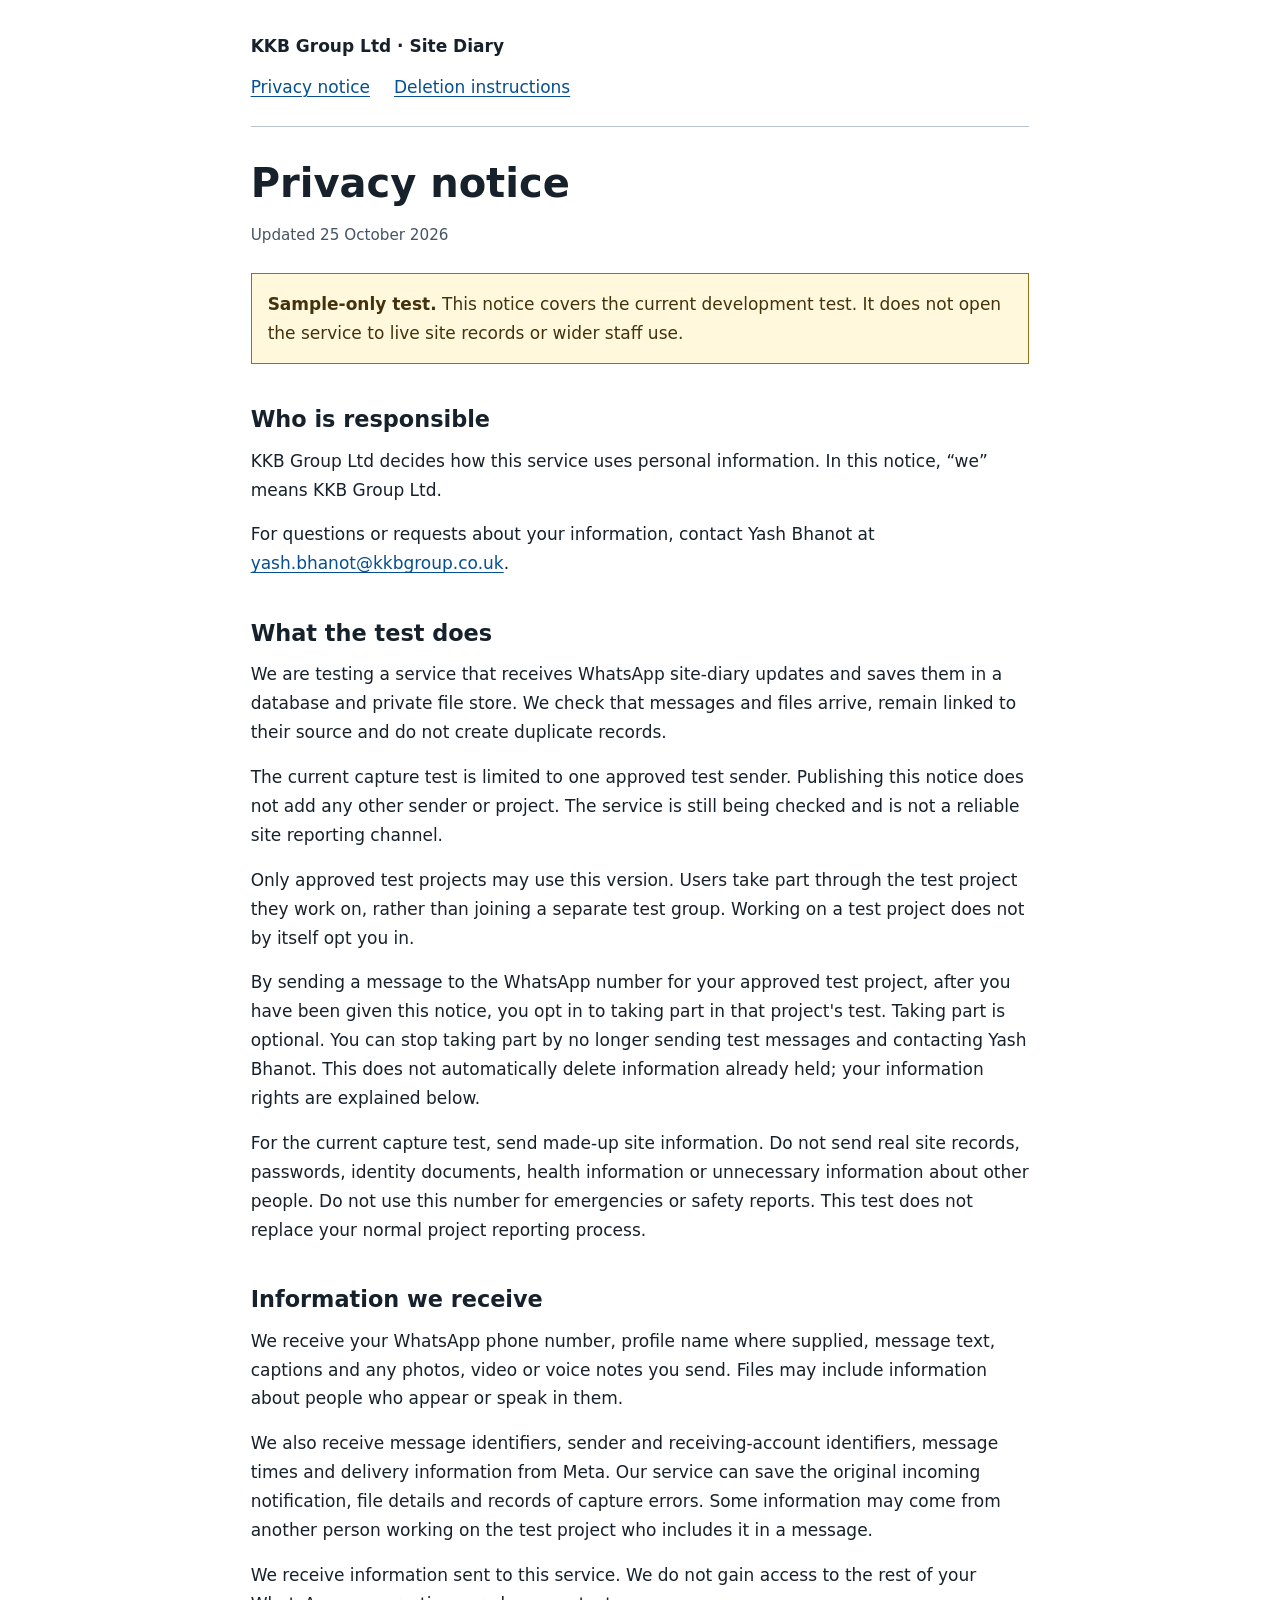
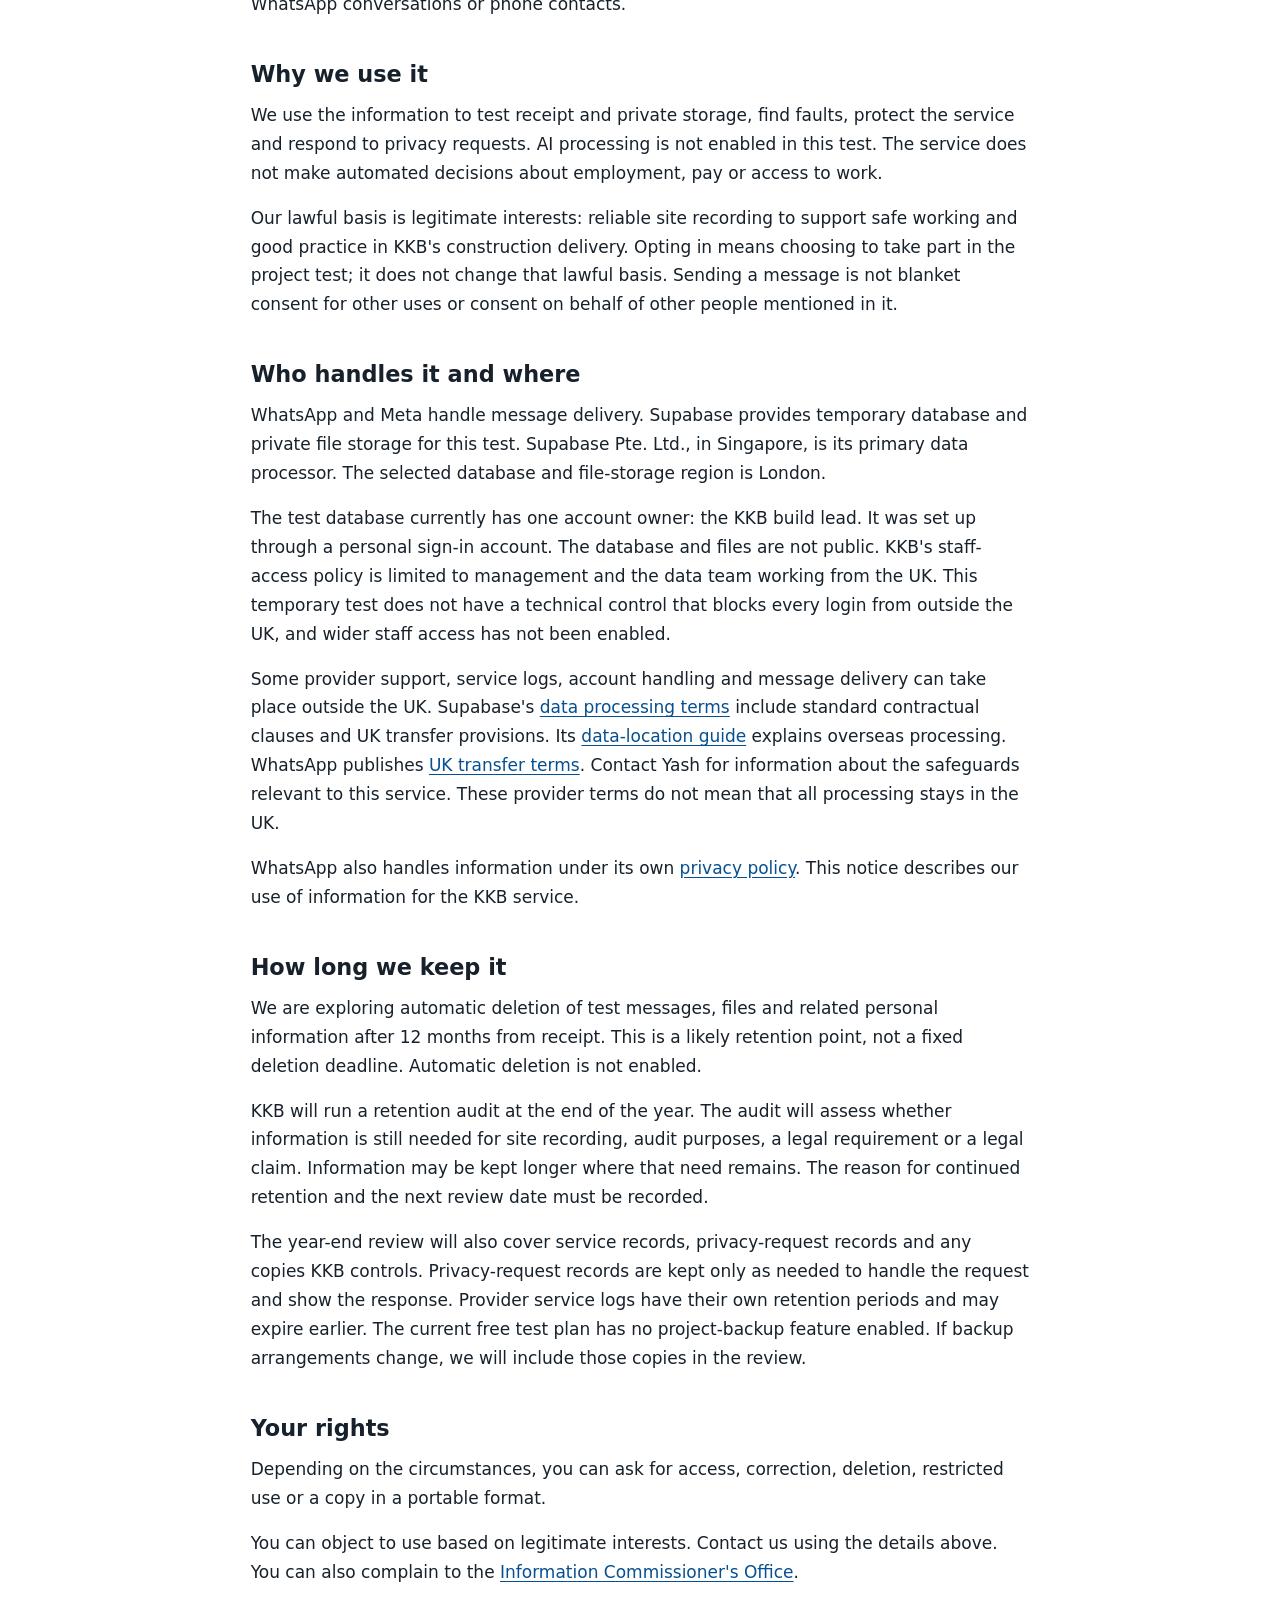
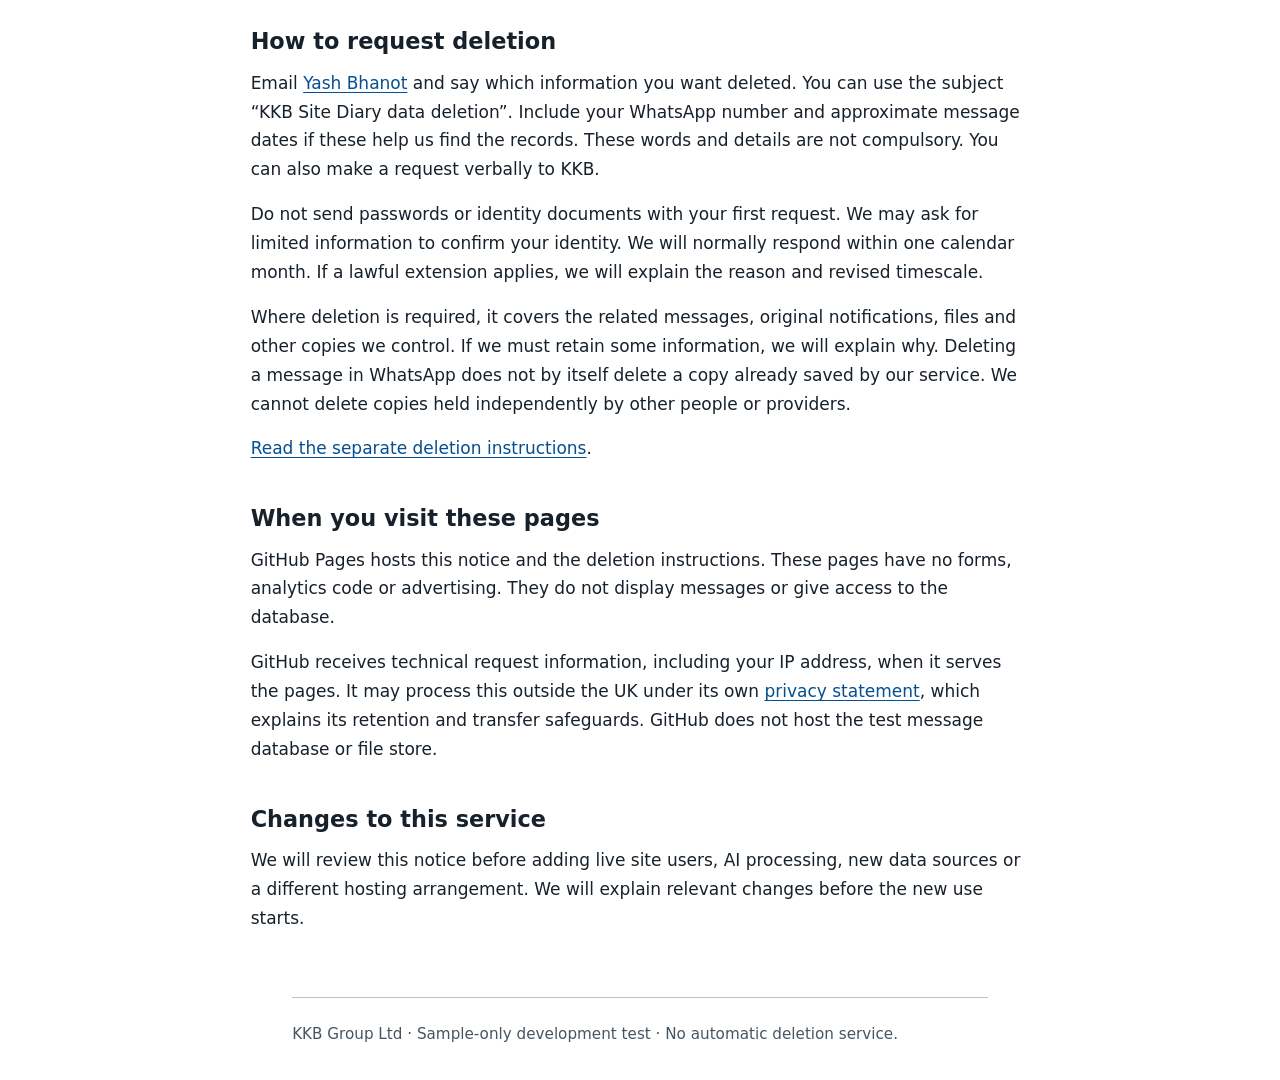
<file: index.html>
<!doctype html>
<html lang="en-GB">
<head>
  <meta charset="utf-8">
  <meta name="viewport" content="width=device-width, initial-scale=1">
  <meta name="robots" content="noindex, nofollow">
  <meta name="description" content="Privacy notice for the sample-only KKB Site Diary WhatsApp test.">
  <title>KKB Site Diary — Privacy notice</title>
  <link rel="stylesheet" href="styles.css">
</head>
<body>
  <a class="skip" href="#main">Skip to content</a>
  <header>
    <p>KKB Group Ltd · Site Diary</p>
    <nav aria-label="Privacy pages"><a href="./" aria-current="page">Privacy notice</a><a href="data-deletion/">Deletion instructions</a></nav>
  </header>
  <main id="main">
    <h1>Privacy notice</h1>
    <p class="updated">Updated <time datetime="2026-10-25">25 October 2026</time></p>
    <div class="status"><strong>Sample-only test.</strong> This notice covers the current development test. It does not open the service to live site records or wider staff use.</div>
    <h2 id="responsibility">Who is responsible</h2>
    <p>KKB Group Ltd decides how this service uses personal information. In this notice, “we” means KKB Group Ltd.</p>
    <p>For questions or requests about your information, contact Yash Bhanot at <a href="mailto:yash.bhanot@kkbgroup.co.uk">yash.bhanot@kkbgroup.co.uk</a>.</p>
    <h2 id="test">What the test does</h2>
    <p>We are testing a service that receives WhatsApp site-diary updates and saves them in a database and private file store. We check that messages and files arrive, remain linked to their source and do not create duplicate records.</p>
    <p>The current capture test is limited to one approved test sender. Publishing this notice does not add any other sender or project. The service is still being checked and is not a reliable site reporting channel.</p>
    <p>Only approved test projects may use this version. Users take part through the test project they work on, rather than joining a separate test group. Working on a test project does not by itself opt you in.</p>
    <p>By sending a message to the WhatsApp number for your approved test project, after you have been given this notice, you opt in to taking part in that project's test. Taking part is optional. You can stop taking part by no longer sending test messages and contacting Yash Bhanot. This does not automatically delete information already held; your information rights are explained below.</p>
    <p>For the current capture test, send made-up site information. Do not send real site records, passwords, identity documents, health information or unnecessary information about other people. Do not use this number for emergencies or safety reports. This test does not replace your normal project reporting process.</p>
    <h2 id="information">Information we receive</h2>
    <p>We receive your WhatsApp phone number, profile name where supplied, message text, captions and any photos, video or voice notes you send. Files may include information about people who appear or speak in them.</p>
    <p>We also receive message identifiers, sender and receiving-account identifiers, message times and delivery information from Meta. Our service can save the original incoming notification, file details and records of capture errors. Some information may come from another person working on the test project who includes it in a message.</p>
    <p>We receive information sent to this service. We do not gain access to the rest of your WhatsApp conversations or phone contacts.</p>
    <h2 id="purpose">Why we use it</h2>
    <p>We use the information to test receipt and private storage, find faults, protect the service and respond to privacy requests. AI processing is not enabled in this test. The service does not make automated decisions about employment, pay or access to work.</p>
    <p>Our lawful basis is legitimate interests: reliable site recording to support safe working and good practice in KKB's construction delivery. Opting in means choosing to take part in the project test; it does not change that lawful basis. Sending a message is not blanket consent for other uses or consent on behalf of other people mentioned in it.</p>
    <h2 id="providers">Who handles it and where</h2>
    <p>WhatsApp and Meta handle message delivery. Supabase provides temporary database and private file storage for this test. Supabase Pte. Ltd., in Singapore, is its primary data processor. The selected database and file-storage region is London.</p>
    <p>The test database currently has one account owner: the KKB build lead. It was set up through a personal sign-in account. The database and files are not public. KKB's staff-access policy is limited to management and the data team working from the UK. This temporary test does not have a technical control that blocks every login from outside the UK, and wider staff access has not been enabled.</p>
    <p>Some provider support, service logs, account handling and message delivery can take place outside the UK. Supabase's <a href="https://supabase.com/legal/customer-resources/data-processing-addendum">data processing terms</a> include standard contractual clauses and UK transfer provisions. Its <a href="https://supabase.com/legal/privacy-resources/data-residency-and-transfers-faq">data-location guide</a> explains overseas processing. WhatsApp publishes <a href="https://www.whatsapp.com/legal/business-data-transfer-addendum-uk">UK transfer terms</a>. Contact Yash for information about the safeguards relevant to this service. These provider terms do not mean that all processing stays in the UK.</p>
    <p>WhatsApp also handles information under its own <a href="https://www.whatsapp.com/legal/privacy-policy">privacy policy</a>. This notice describes our use of information for the KKB service.</p>
    <h2 id="retention">How long we keep it</h2>
    <p>We are exploring automatic deletion of test messages, files and related personal information after 12 months from receipt. This is a likely retention point, not a fixed deletion deadline. Automatic deletion is not enabled.</p>
    <p>KKB will run a retention audit at the end of the year. The audit will assess whether information is still needed for site recording, audit purposes, a legal requirement or a legal claim. Information may be kept longer where that need remains. The reason for continued retention and the next review date must be recorded.</p>
    <p>The year-end review will also cover service records, privacy-request records and any copies KKB controls. Privacy-request records are kept only as needed to handle the request and show the response. Provider service logs have their own retention periods and may expire earlier. The current free test plan has no project-backup feature enabled. If backup arrangements change, we will include those copies in the review.</p>
    <h2 id="rights">Your rights</h2>
    <p>Depending on the circumstances, you can ask for access, correction, deletion, restricted use or a copy in a portable format.</p>
    <p>You can object to use based on legitimate interests. Contact us using the details above. You can also complain to the <a href="https://ico.org.uk/make-a-complaint/">Information Commissioner's Office</a>.</p>
    <h2 id="deletion">How to request deletion</h2>
    <p>Email <a href="mailto:yash.bhanot@kkbgroup.co.uk">Yash Bhanot</a> and say which information you want deleted. You can use the subject “KKB Site Diary data deletion”. Include your WhatsApp number and approximate message dates if these help us find the records. These words and details are not compulsory. You can also make a request verbally to KKB.</p>
    <p>Do not send passwords or identity documents with your first request. We may ask for limited information to confirm your identity. We will normally respond within one calendar month. If a lawful extension applies, we will explain the reason and revised timescale.</p>
    <p>Where deletion is required, it covers the related messages, original notifications, files and other copies we control. If we must retain some information, we will explain why. Deleting a message in WhatsApp does not by itself delete a copy already saved by our service. We cannot delete copies held independently by other people or providers.</p>
    <p><a href="data-deletion/">Read the separate deletion instructions</a>.</p>
    <h2 id="website">When you visit these pages</h2>
    <p>GitHub Pages hosts this notice and the deletion instructions. These pages have no forms, analytics code or advertising. They do not display messages or give access to the database.</p>
    <p>GitHub receives technical request information, including your IP address, when it serves the pages. It may process this outside the UK under its own <a href="https://docs.github.com/en/site-policy/privacy-policies/github-general-privacy-statement">privacy statement</a>, which explains its retention and transfer safeguards. GitHub does not host the test message database or file store.</p>
    <h2 id="changes">Changes to this service</h2>
    <p>We will review this notice before adding live site users, AI processing, new data sources or a different hosting arrangement. We will explain relevant changes before the new use starts.</p>
  </main>
  <footer>KKB Group Ltd · Sample-only development test · No automatic deletion service.</footer>
</body>
</html>
</file>
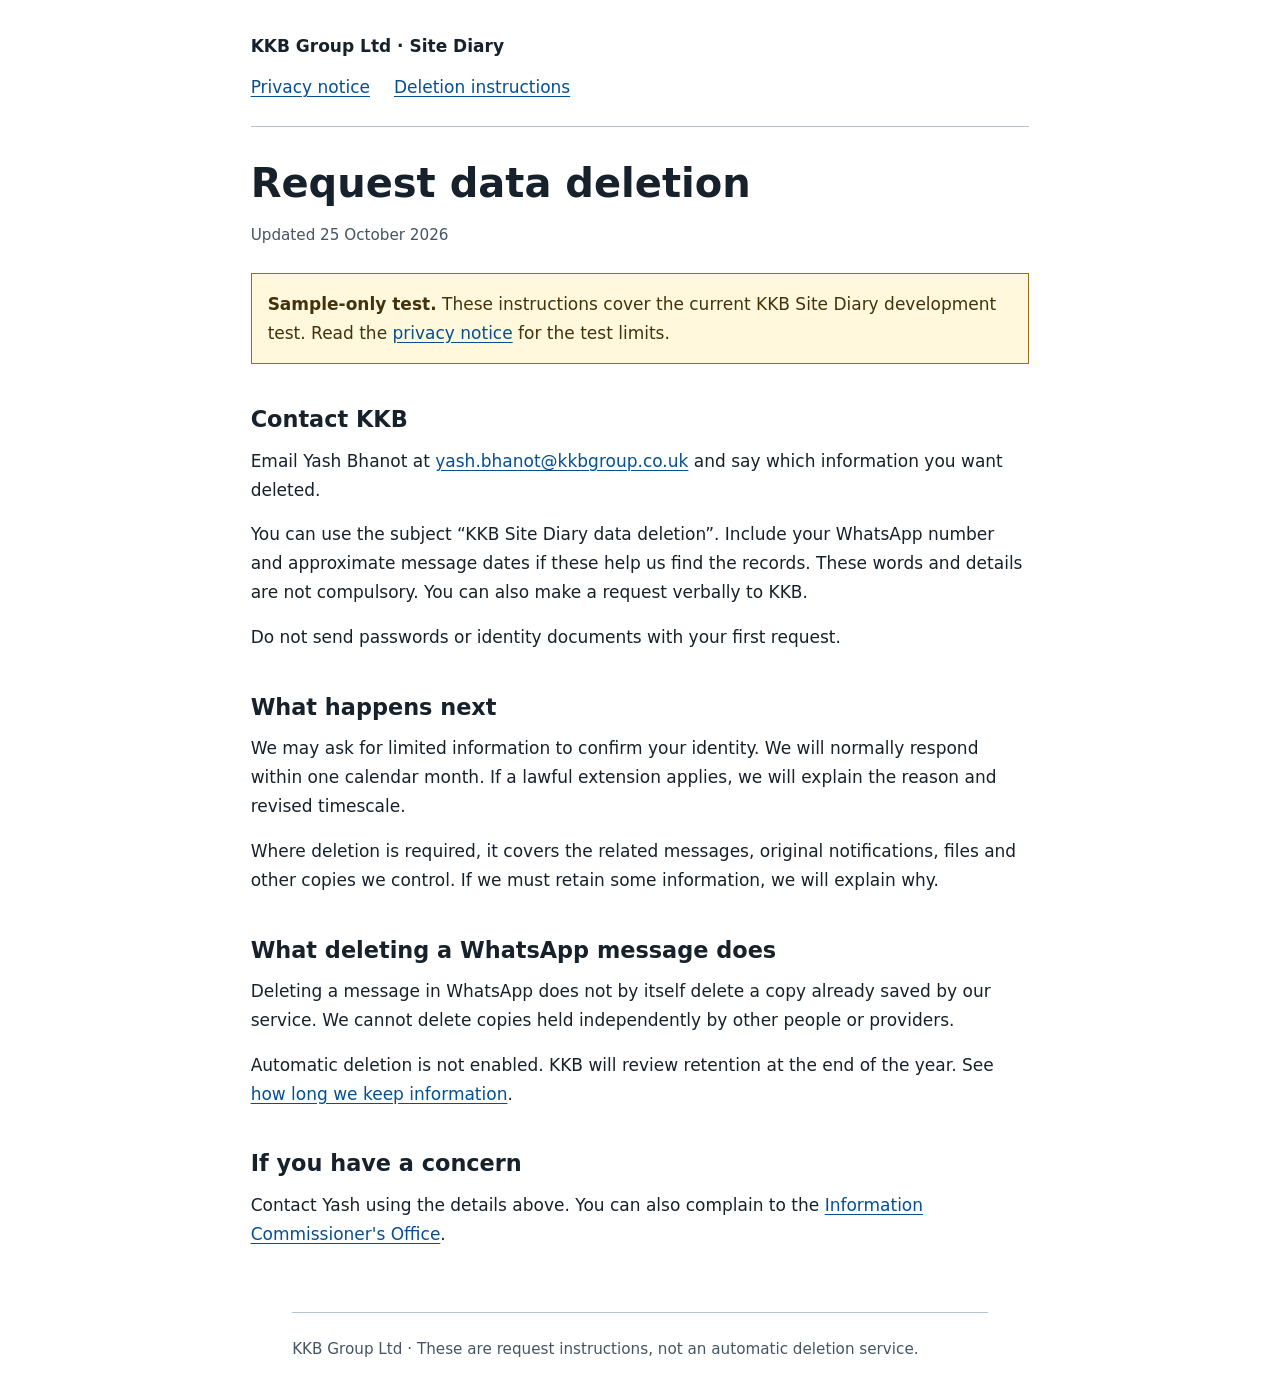
<file: data-deletion/index.html>
<!doctype html>
<html lang="en-GB">
<head>
  <meta charset="utf-8">
  <meta name="viewport" content="width=device-width, initial-scale=1">
  <meta name="robots" content="noindex, nofollow">
  <meta name="description" content="How to request deletion of information from the KKB Site Diary WhatsApp test.">
  <title>KKB Site Diary — Deletion instructions</title>
  <link rel="stylesheet" href="../styles.css">
</head>
<body>
  <a class="skip" href="#main">Skip to content</a>
  <header>
    <p>KKB Group Ltd · Site Diary</p>
    <nav aria-label="Privacy pages"><a href="../">Privacy notice</a><a href="./" aria-current="page">Deletion instructions</a></nav>
  </header>
  <main id="main">
    <h1>Request data deletion</h1>
    <p class="updated">Updated <time datetime="2026-10-25">25 October 2026</time></p>
    <div class="status"><strong>Sample-only test.</strong> These instructions cover the current KKB Site Diary development test. Read the <a href="../">privacy notice</a> for the test limits.</div>
    <h2>Contact KKB</h2>
    <p>Email Yash Bhanot at <a href="mailto:yash.bhanot@kkbgroup.co.uk">yash.bhanot@kkbgroup.co.uk</a> and say which information you want deleted.</p>
    <p>You can use the subject “KKB Site Diary data deletion”. Include your WhatsApp number and approximate message dates if these help us find the records. These words and details are not compulsory. You can also make a request verbally to KKB.</p>
    <p>Do not send passwords or identity documents with your first request.</p>
    <h2>What happens next</h2>
    <p>We may ask for limited information to confirm your identity. We will normally respond within one calendar month. If a lawful extension applies, we will explain the reason and revised timescale.</p>
    <p>Where deletion is required, it covers the related messages, original notifications, files and other copies we control. If we must retain some information, we will explain why.</p>
    <h2>What deleting a WhatsApp message does</h2>
    <p>Deleting a message in WhatsApp does not by itself delete a copy already saved by our service. We cannot delete copies held independently by other people or providers.</p>
    <p>Automatic deletion is not enabled. KKB will review retention at the end of the year. See <a href="../#retention">how long we keep information</a>.</p>
    <h2>If you have a concern</h2>
    <p>Contact Yash using the details above. You can also complain to the <a href="https://ico.org.uk/make-a-complaint/">Information Commissioner's Office</a>.</p>
  </main>
  <footer>KKB Group Ltd · These are request instructions, not an automatic deletion service.</footer>
</body>
</html>
</file>
<file: styles.css>
:root { color-scheme: light; font-family: system-ui, -apple-system, BlinkMacSystemFont, "Segoe UI", sans-serif; color: #17212b; background: #fff; }
* { box-sizing: border-box; }
body { margin: 0; font-size: 1.0625rem; line-height: 1.7; }
header, main, footer { width: min(100% - 2.5rem, 72ch); margin-inline: auto; }
header { padding-block: 2rem 1.5rem; border-bottom: 1px solid #b9c3cc; }
header p { margin: 0 0 .75rem; font-weight: 650; }
nav { display: flex; flex-wrap: wrap; gap: .5rem 1.5rem; }
a { color: #064f91; text-underline-offset: .2em; overflow-wrap: anywhere; }
a:hover { color: #12344f; text-decoration-thickness: .15em; }
a:focus-visible { outline: 3px solid #064f91; outline-offset: 4px; }
::selection { color: #17212b; background: #cbe7fa; }
main { padding-block: 2rem 3rem; }
h1 { font-size: clamp(1.85rem, 5vw, 2.5rem); line-height: 1.2; margin: 0 0 1rem; }
h2 { font-size: 1.4rem; line-height: 1.35; margin: 2.5rem 0 .75rem; scroll-margin-top: 1rem; }
p { margin: 0 0 1rem; }
ol, ul { padding-left: 1.5rem; }
li + li { margin-top: .6rem; }
.status { padding: 1rem; border: 1px solid #927119; background: #fff8dd; color: #43320b; margin-block: 1.5rem; }
.review { font-size: 1rem; padding: .75rem 1rem; border: 1px dashed #927119; background: #fff8dd; color: #43320b; }
.updated, footer { color: #465563; font-size: .95rem; }
footer { border-top: 1px solid #b9c3cc; padding-block: 1.5rem 2rem; }
.skip { position: absolute; left: 1rem; top: -10rem; padding: .5rem 1rem; background: white; }
.skip:focus { top: .5rem; }
@media (max-width: 420px) { body { font-size: 1rem; } header, main, footer { width: calc(100% - 2rem); } }
@media print { .skip, nav { display: none; } header, main, footer { width: 100%; } body { font-size: 11pt; } h2 { break-after: avoid; } a { color: inherit; } }
</file>
